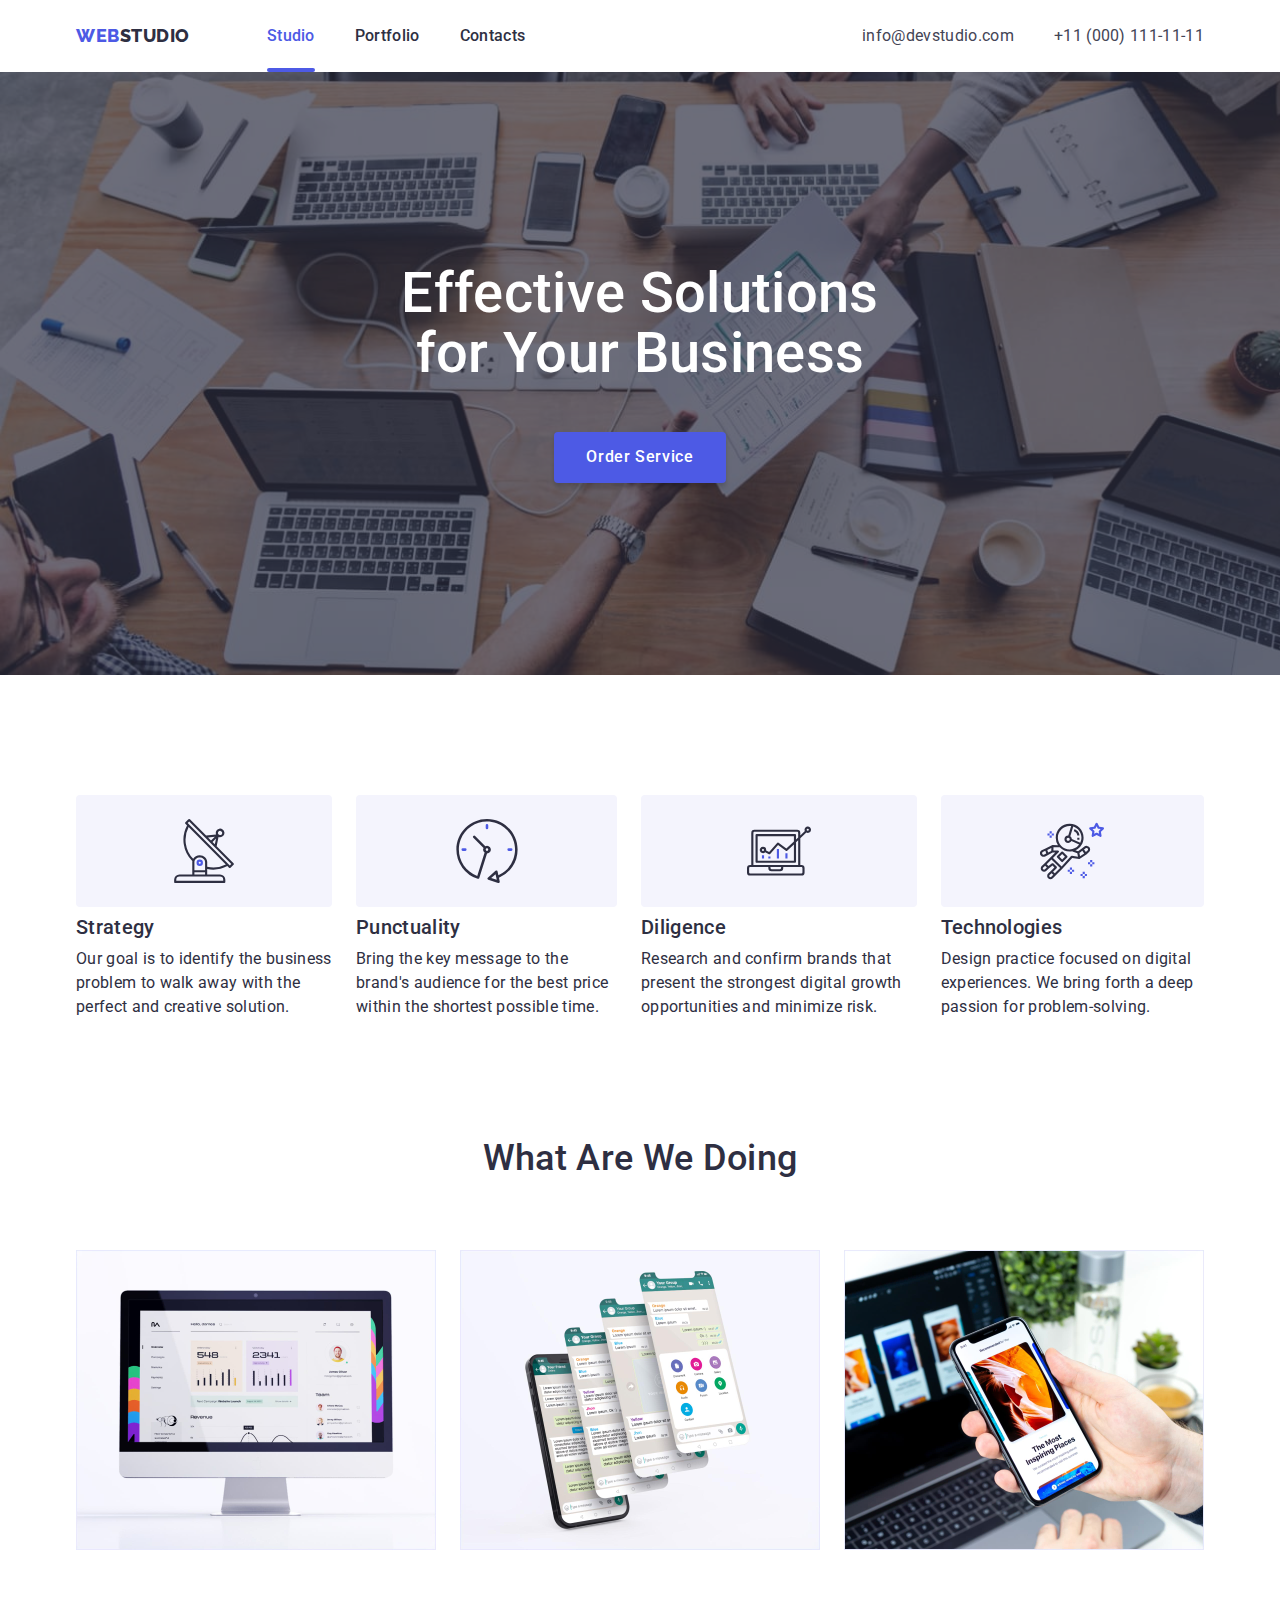
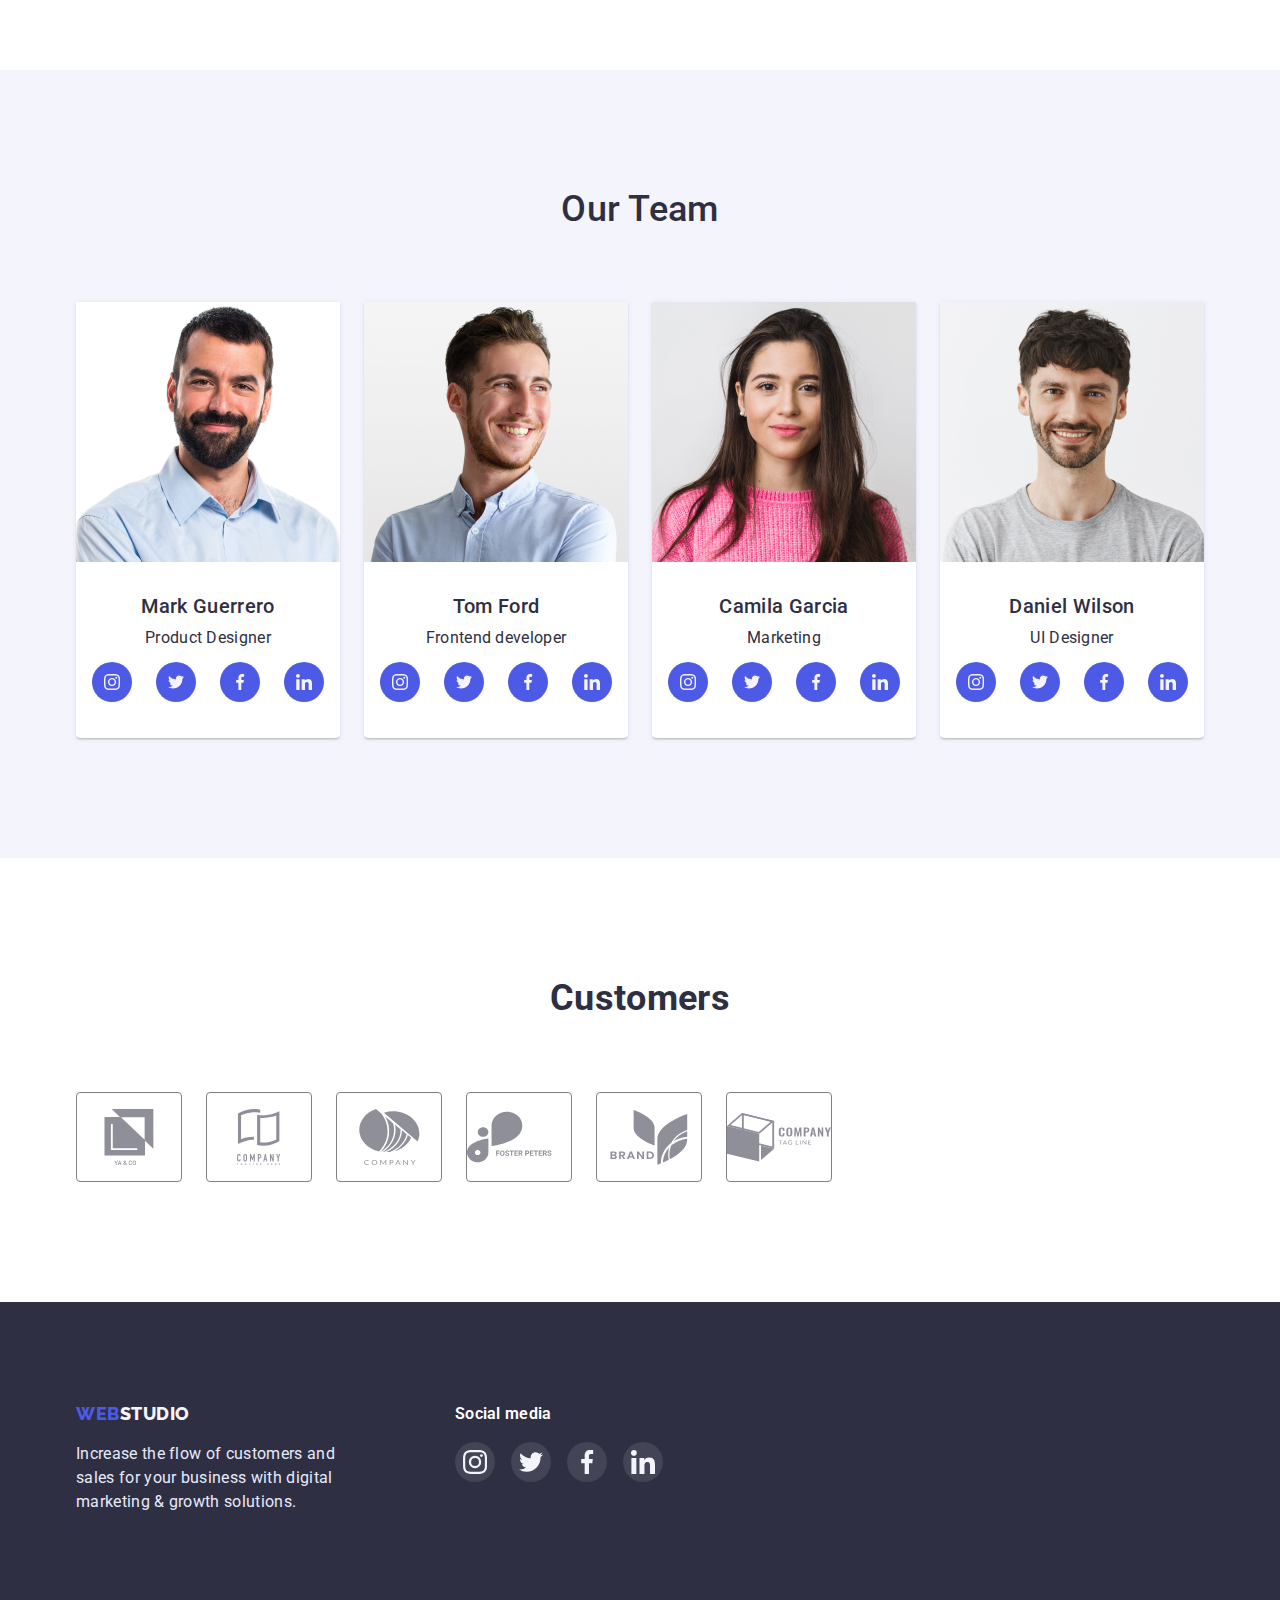
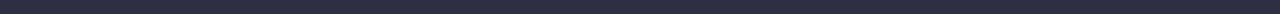
<file: index.html>
<!DOCTYPE html>
<html lang="en">
    <head>
        <meta charset="UTF-8" />
        <meta http-equiv="X-UA-Compatible" content="IE=edge" />
        <meta name="viewport" content="width=device-width, initial-scale=1.0" />
        <link rel="preconnect" href="https://fonts.googleapis.com" />
        <link rel="preconnect" href="https://fonts.gstatic.com" crossorigin />
        <link
            href="https://fonts.googleapis.com/css2?family=Raleway:wght@800&family=Roboto:wght@400;500;700;900&display=swap"
            rel="stylesheet" />
        <link
            rel="stylesheet"
            href="https://cdnjs.cloudflare.com/ajax/libs/modern-normalize/1.1.0/modern-normalize.min.css" />
        <link rel="stylesheet" href="css/styles.css" />
        <title>Document</title>
    </head>
    <body>
        <header class="header">
            <div class="container container-header">
                <nav class="nav-menu">
                    <a class="logo" href="index.html"
                        >WEB<span class="logo-second-part">STUDIO</span></a
                    >
                    <ul class="nav-list">
                        <li class="nav-item">
                            <a class="nav-list-item current current-page" href="index.html"
                                >Studio</a
                            >
                        </li>
                        <li class="nav-item">
                            <a class="nav-list-item" href="portfolio.html">Portfolio</a>
                        </li>
                        <li class="nav-item"><a class="nav-list-item" href="#">Contacts</a></li>
                    </ul>
                </nav>
                <div class="contacts">
                    <a class="email" href="#">info@devstudio.com</a>
                    <a class="number" href="#">+11 (000) 111-11-11</a>
                </div>
            </div>
        </header>
        <main>
            <section class="section">
                <div class="hero-background">
                    <h1 class="solutions">Effective Solutions<br />for Your Business</h1>
                    <button type="button" class="solutions-button" data-modal-open>
                        Order Service
                    </button>
                </div>
            </section>
            <section class="section">
                <div class="container">
                    <ul class="advantages-list">
                        <li class="feature">
                            <div class="feature-background">
                                <svg class="feature-image" width="64" height="64">
                                    <use href="./images/icons.svg#icon-antenna"></use>
                                </svg>
                            </div>
                            <h3 class="feature-header">Strategy</h3>
                            <p class="feature-text">
                                Our goal is to identify the business problem to walk away with the
                                perfect and creative solution.
                            </p>
                        </li>
                        <li class="feature">
                            <div class="feature-background">
                                <svg class="feature-image" width="64" height="64">
                                    <use href="./images/icons.svg#icon-clock"></use>
                                </svg>
                            </div>
                            <h3 class="feature-header">Punctuality</h3>
                            <p class="feature-text">
                                Bring the key message to the brand's audience for the best price
                                within the shortest possible time.
                            </p>
                        </li>
                        <li class="feature">
                            <div class="feature-background">
                                <svg class="feature-image" width="64" height="64">
                                    <use href="./images/icons.svg#icon-diagram"></use>
                                </svg>
                            </div>
                            <h3 class="feature-header">Diligence</h3>
                            <p class="feature-text">
                                Research and confirm brands that present the strongest digital
                                growth opportunities and minimize risk.
                            </p>
                        </li>
                        <li class="feature">
                            <div class="feature-background">
                                <svg class="feature-image" width="64" height="64">
                                    <use href="./images/icons.svg#icon-astronaut"></use>
                                </svg>
                            </div>
                            <h3 class="feature-header">Technologies</h3>
                            <p class="feature-text">
                                Design practice focused on digital experiences. We bring forth a
                                deep passion for problem-solving.
                            </p>
                        </li>
                    </ul>
                </div>
            </section>
            <section class="section">
                <div class="container">
                    <h2 class="products-header">What Are We Doing</h2>
                    <ul class="products-images">
                        <li><img src="images/Rectangle71.jpg" alt="dashboard" width="360px" /></li>
                        <li>
                            <img src="images/Rectangle71-1.jpg" alt="messenger" width="360px" />
                        </li>
                        <li>
                            <img src="images/Rectangle71-2.jpg" alt="mobile-app" width="360px" />
                        </li>
                    </ul>
                </div>
            </section>
            <section class="section">
                <div class="container">
                    <h2 class="team-members-header">Our Team</h2>
                    <ul class="team-cards">
                        <li class="card">
                            <img class="employee" src="images/img.jpg" alt="mark" width="264px" />
                            <div class="card-info">
                                <h3 class="employee-name">Mark Guerrero</h3>
                                <p class="employee-job">Product Designer</p>
                                <div class="employee-social-media">
                                    <a href="" class="social-media-link">
                                        <svg class="social-media-icon" width="16" height="16">
                                            <use href="./images/icons.svg#icon-instagram"></use>
                                        </svg>
                                    </a>
                                    <a href="" class="social-media-link">
                                        <svg class="social-media-icon" width="16" height="16">
                                            <use href="./images/icons.svg#icon-twitter"></use>
                                        </svg>
                                    </a>
                                    <a href="" class="social-media-link">
                                        <svg class="social-media-icon" width="16" height="16">
                                            <use href="./images/icons.svg#icon-facebook"></use>
                                        </svg>
                                    </a>
                                    <a href="" class="social-media-link">
                                        <svg class="social-media-icon" width="16" height="16">
                                            <use href="./images/icons.svg#icon-linkedin"></use>
                                        </svg>
                                    </a>
                                </div>
                            </div>
                        </li>

                        <li class="card">
                            <img class="employee" src="images/img-1.jpg" alt="tom" width="264px" />
                            <div class="card-info">
                                <h3 class="employee-name">Tom Ford</h3>
                                <p class="employee-job">Frontend developer</p>
                                <div class="employee-social-media">
                                    <a href="" class="social-media-link">
                                        <svg class="social-media-icon" width="16" height="16">
                                            <use href="./images/icons.svg#icon-instagram"></use>
                                        </svg>
                                    </a>
                                    <a href="" class="social-media-link">
                                        <svg class="social-media-icon" width="16" height="16">
                                            <use href="./images/icons.svg#icon-twitter"></use>
                                        </svg>
                                    </a>
                                    <a href="" class="social-media-link">
                                        <svg class="social-media-icon" width="16" height="16">
                                            <use href="./images/icons.svg#icon-facebook"></use>
                                        </svg>
                                    </a>
                                    <a href="" class="social-media-link">
                                        <svg class="social-media-icon" width="16" height="16">
                                            <use href="./images/icons.svg#icon-linkedin"></use>
                                        </svg>
                                    </a>
                                </div>
                            </div>
                        </li>

                        <li class="card">
                            <img
                                class="employee"
                                src="images/img-2.jpg"
                                alt="camila"
                                width="264px" />
                            <div class="card-info">
                                <h3 class="employee-name">Camila Garcia</h3>
                                <p class="employee-job">Marketing</p>
                                <div class="employee-social-media">
                                    <a href="" class="social-media-link">
                                        <svg class="social-media-icon" width="16" height="16">
                                            <use href="./images/icons.svg#icon-instagram"></use>
                                        </svg>
                                    </a>
                                    <a href="" class="social-media-link">
                                        <svg class="social-media-icon" width="16" height="16">
                                            <use href="./images/icons.svg#icon-twitter"></use>
                                        </svg>
                                    </a>
                                    <a href="" class="social-media-link">
                                        <svg class="social-media-icon" width="16" height="16">
                                            <use href="./images/icons.svg#icon-facebook"></use>
                                        </svg>
                                    </a>
                                    <a href="" class="social-media-link">
                                        <svg class="social-media-icon" width="16" height="16">
                                            <use href="./images/icons.svg#icon-linkedin"></use>
                                        </svg>
                                    </a>
                                </div>
                            </div>
                        </li>

                        <li class="card">
                            <img
                                class="employee"
                                src="images/img-3.jpg"
                                alt="daniel"
                                width="264px" />
                            <div class="card-info">
                                <h3 class="employee-name">Daniel Wilson</h3>
                                <p class="employee-job">UI Designer</p>
                                <div class="employee-social-media">
                                    <a href="" class="social-media-link">
                                        <svg class="social-media-icon" width="16" height="16">
                                            <use href="./images/icons.svg#icon-instagram"></use>
                                        </svg>
                                    </a>
                                    <a href="" class="social-media-link">
                                        <svg class="social-media-icon" width="16" height="16">
                                            <use href="./images/icons.svg#icon-twitter"></use>
                                        </svg>
                                    </a>
                                    <a href="" class="social-media-link">
                                        <svg class="social-media-icon" width="16" height="16">
                                            <use href="./images/icons.svg#icon-facebook"></use>
                                        </svg>
                                    </a>
                                    <a href="" class="social-media-link">
                                        <svg class="social-media-icon" width="16" height="16">
                                            <use href="./images/icons.svg#icon-linkedin"></use>
                                        </svg>
                                    </a>
                                </div>
                            </div>
                        </li>
                    </ul>
                </div>
            </section>
            <section class="section">
                <div class="container">
                    <h2 class="customers">Customers</h2>
                    <ul class="customers-list">
                        <li class="customers-list-item">
                            <a class="list-item-link" href="#"
                                ><svg class="list-item-icon" width="104" height="56">
                                    <use href="./images/icons.svg#icon-customers-1"></use></svg></a>
                        </li>
                        <li class="customers-list-item">
                            <a class="list-item-link" href="#"
                                ><svg class="list-item-icon" width="104" height="56">
                                    <use href="./images/icons.svg#icon-customers-2"></use></svg></a>
                        </li>
                        <li class="customers-list-item">
                            <a class="list-item-link" href="#"
                                ><svg class="list-item-icon" width="104" height="56">
                                    <use href="./images/icons.svg#icon-customers-3"></use></svg></a>
                        </li>
                        <li class="customers-list-item">
                            <a class="list-item-link" href="#"
                                ><svg class="list-item-icon" width="104" height="56">
                                    <use href="./images/icons.svg#icon-customers-4"></use></svg></a>
                        </li>
                        <li class="customers-list-item">
                            <a class="list-item-link" href="#"
                                ><svg class="list-item-icon" width="104" height="56">
                                    <use href="./images/icons.svg#icon-customers-5"></use></svg></a>
                        </li>
                        <li class="customers-list-item">
                            <a class="list-item-link" href="#"
                                ><svg class="list-item-icon" width="104" height="56">
                                    <use href="./images/icons.svg#icon-customers-6"></use></svg></a>
                        </li>
                    </ul>
                </div>
            </section>
        </main>
        <footer class="footer">
            <div class="container footer-container">
                <div class="footer-content">
                    <a class="logo footer-logo" href="index.html"
                        >WEB<span class="footer-logo-second-part">STUDIO</span></a
                    >
                    <p class="footer-text">
                        Increase the flow of customers and<br />sales for your business with
                        digital<br />marketing & growth solutions.
                    </p>
                </div>
                <div class="footer-social-media">
                    <p class="footer-social-media-header">Social media</p>
                    <ul class="footer-list">
                        <li class="footer-list-item">
                            <a href="" class="footer-social-media-link">
                                <svg class="social-media-icon" width="24" height="24">
                                    <use href="./images/icons.svg#icon-instagram"></use>
                                </svg>
                            </a>
                        </li>
                        <li class="footer-list-item">
                            <a href="" class="footer-social-media-link">
                                <svg class="social-media-icon" width="24" height="24">
                                    <use href="./images/icons.svg#icon-twitter"></use>
                                </svg>
                            </a>
                        </li>
                        <li class="footer-list-item">
                            <a href="" class="footer-social-media-link">
                                <svg class="social-media-icon" width="24" height="24">
                                    <use href="./images/icons.svg#icon-facebook"></use>
                                </svg>
                            </a>
                        </li>
                        <li class="footer-list-item">
                            <a href="" class="footer-social-media-link">
                                <svg class="social-media-icon" width="24" height="24">
                                    <use href="./images/icons.svg#icon-linkedin"></use>
                                </svg>
                            </a>
                        </li>
                    </ul>
                </div>
            </div>
        </footer>
        <div class="backdrop is-hidden" data-modal>
            <div class="modal">
                <button class="close-button" data-modal-close>
                    <svg class="close" width="8" height="8">
                        <use class="close-icon" href="./images/icons.svg#icon-close-black"></use>
                    </svg>
                </button>
            </div>
        </div>
        <script src="./js/modal.js"></script>
    </body>
</html>
</file>
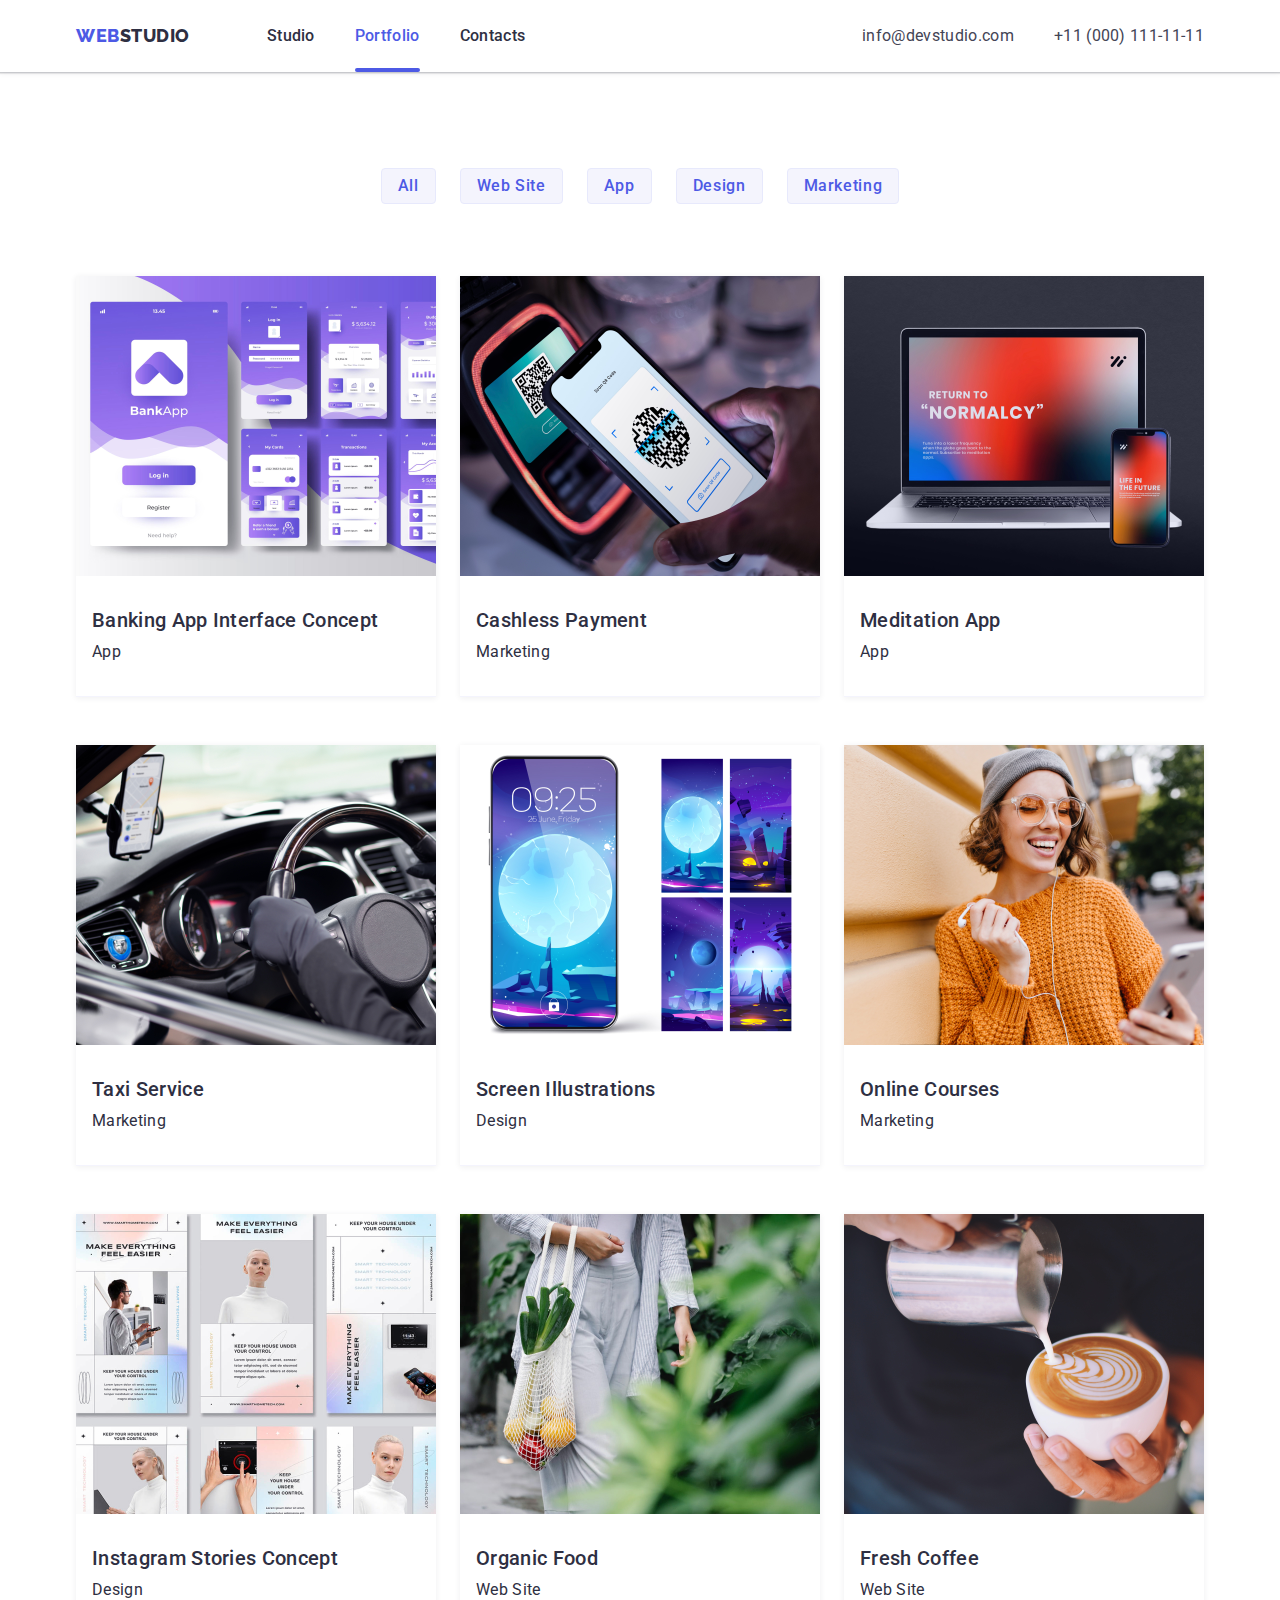
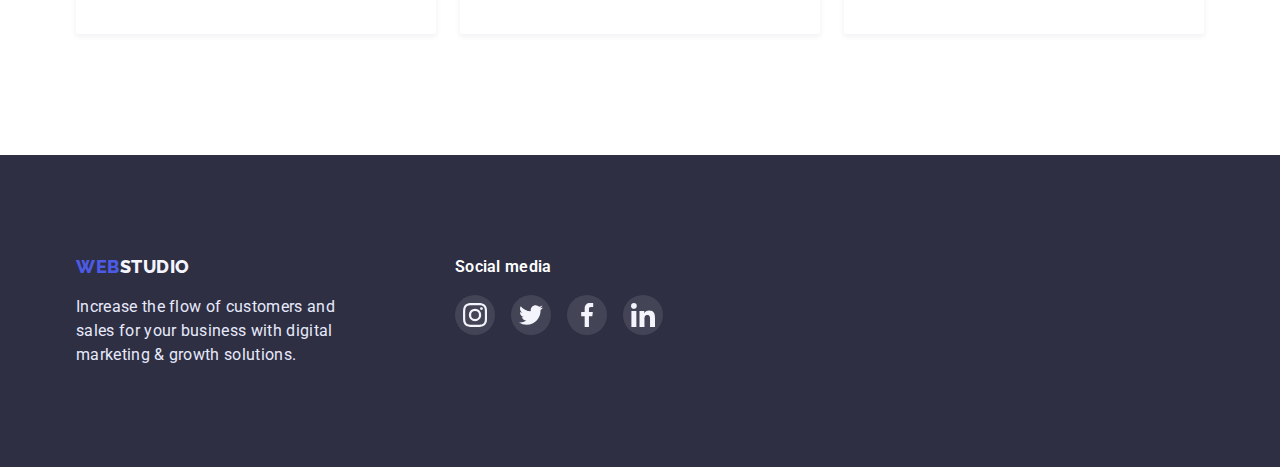
<file: portfolio.html>
<!DOCTYPE html>
<html lang="en">
    <head>
        <meta charset="UTF-8" />
        <meta http-equiv="X-UA-Compatible" content="IE=edge" />
        <meta name="viewport" content="width=device-width, initial-scale=1.0" />
        <link rel="preconnect" href="https://fonts.googleapis.com" />
        <link rel="preconnect" href="https://fonts.gstatic.com" crossorigin />
        <link
            href="https://fonts.googleapis.com/css2?family=Raleway:wght@800&family=Roboto:wght@400;500;700;900&display=swap"
            rel="stylesheet" />
        <link
            rel="stylesheet"
            href="https://cdnjs.cloudflare.com/ajax/libs/modern-normalize/1.1.0/modern-normalize.min.css" />
        <link rel="stylesheet" href="css/styles.css" />
        <title>Document</title>
    </head>
    <body>
        <header class="header">
            <div class="container container-header">
                <nav class="nav-menu">
                    <a class="logo" href="index.html">
                        WEB<span class="logo-second-part">STUDIO</span></a
                    >
                    <ul class="nav-list">
                        <li class="nav-item">
                            <a class="nav-list-item" href="index.html">Studio</a>
                        </li>
                        <li class="nav-item">
                            <a class="nav-list-item current current-page" href="portfolio.html"
                                >Portfolio</a
                            >
                        </li>
                        <li class="nav-item"><a class="nav-list-item" href="#">Contacts</a></li>
                    </ul>
                </nav>
                <div class="contacts">
                    <a class="email" href="#">info@devstudio.com</a>
                    <a class="number" href="#">+11 (000) 111-11-11</a>
                </div>
            </div>
        </header>
        <main>
            <section class="section-portfolio-projects">
                <div class="container">
                    <ul class="portfolio-buttons-list">
                        <li class="portfolio-button">
                            <button class="portfolio-button-button" type="button">All</button>
                        </li>
                        <li class="portfolio-button">
                            <button class="portfolio-button-button" type="button">Web Site</button>
                        </li>
                        <li class="portfolio-button">
                            <button class="portfolio-button-button" type="button">App</button>
                        </li>
                        <li class="portfolio-button">
                            <button class="portfolio-button-button" type="button">Design</button>
                        </li>
                        <li class="portfolio-button">
                            <button class="portfolio-button-button" type="button">Marketing</button>
                        </li>
                    </ul>
                    <ul class="portfolio-projects-rows">
                        <li class="project-card">
                            <a href="" class="project-card-link">
                                <div class="image-wrapper">
                                    <img
                                        class="card-image"
                                        src="images/banking-app.jpg"
                                        alt="meditaion-app"
                                        width="360px" />
                                    <div class="card-img-background">
                                        <p>
                                            14 Stylish and User-Friendly App Design Concepts · Task
                                            Manager App · Calorie Tracker App · Exotic Fruit
                                            Ecommerce App · Cloud Storage App
                                        </p>
                                    </div>
                                </div>
                                <div class="card-content">
                                    <h3 class="card-content-header">
                                        Banking App Interface Concept
                                    </h3>
                                    <p class="card-content-description">App</p>
                                </div>
                            </a>
                        </li>
                        <li class="project-card" id="project-cashless-payment">
                            <a href="" class="project-card-link">
                                <div class="image-wrapper">
                                    <img
                                        class="card-image"
                                        src="images/cashless-app.jpeg"
                                        alt="meditaion-app"
                                        width="360px" />
                                    <div class="card-img-background">
                                        <p>
                                            14 Stylish and User-Friendly App Design Concepts · Task
                                            Manager App · Calorie Tracker App · Exotic Fruit
                                            Ecommerce App · Cloud Storage App
                                        </p>
                                    </div>
                                </div>
                                <div class="card-content">
                                    <h3 class="card-content-header">Cashless Payment</h3>
                                    <p class="card-content-description">Marketing</p>
                                </div>
                            </a>
                        </li>
                        <li class="project-card">
                            <a href="" class="project-card-link">
                                <div class="image-wrapper">
                                    <img
                                        class="card-image"
                                        src="images/meditaion-app.jpg"
                                        alt="meditaion-app"
                                        width="360px" />
                                    <div class="card-img-background">
                                        <p>
                                            14 Stylish and User-Friendly App Design Concepts · Task
                                            Manager App · Calorie Tracker App · Exotic Fruit
                                            Ecommerce App · Cloud Storage App
                                        </p>
                                    </div>
                                </div>
                                <div class="card-content">
                                    <h3 class="card-content-header">Meditation App</h3>
                                    <p class="card-content-description">App</p>
                                </div>
                            </a>
                        </li>
                        <li class="project-card">
                            <a href="" class="project-card-link">
                                <div class="image-wrapper">
                                    <img
                                        class="card-image"
                                        src="images/taxi-service.jpg"
                                        alt="meditaion-app"
                                        width="360px" />
                                    <div class="card-img-background">
                                        <p>
                                            14 Stylish and User-Friendly App Design Concepts · Task
                                            Manager App · Calorie Tracker App · Exotic Fruit
                                            Ecommerce App · Cloud Storage App
                                        </p>
                                    </div>
                                </div>
                                <div class="card-content">
                                    <h3 class="card-content-header">Taxi Service</h3>
                                    <p class="card-content-description">Marketing</p>
                                </div>
                            </a>
                        </li>
                        <li class="project-card">
                            <a href="" class="project-card-link">
                                <div class="image-wrapper">
                                    <img
                                        class="card-image"
                                        src="images/screen-illustrations.jpg"
                                        alt="meditaion-app"
                                        width="360px" />
                                    <div class="card-img-background">
                                        <p>
                                            14 Stylish and User-Friendly App Design Concepts · Task
                                            Manager App · Calorie Tracker App · Exotic Fruit
                                            Ecommerce App · Cloud Storage App
                                        </p>
                                    </div>
                                </div>
                                <div class="card-content">
                                    <h3 class="card-content-header">Screen Illustrations</h3>
                                    <p class="card-content-description">Design</p>
                                </div>
                            </a>
                        </li>
                        <li class="project-card">
                            <a href="" class="project-card-link">
                                <div class="image-wrapper">
                                    <img
                                        class="card-image"
                                        src="images/online-cources.jpg"
                                        alt="meditaion-app"
                                        width="360px" />
                                    <div class="card-img-background">
                                        <p>
                                            14 Stylish and User-Friendly App Design Concepts · Task
                                            Manager App · Calorie Tracker App · Exotic Fruit
                                            Ecommerce App · Cloud Storage App
                                        </p>
                                    </div>
                                </div>
                                <div class="card-content">
                                    <h3 class="card-content-header">Online Courses</h3>
                                    <p class="card-content-description">Marketing</p>
                                </div>
                            </a>
                        </li>
                        <li class="project-card">
                            <a href="" class="project-card-link">
                                <div class="image-wrapper">
                                    <img
                                        class="card-image"
                                        src="images/instastories-concept.jpg"
                                        alt="meditaion-app"
                                        width="360px" />
                                    <div class="card-img-background">
                                        <p>
                                            14 Stylish and User-Friendly App Design Concepts · Task
                                            Manager App · Calorie Tracker App · Exotic Fruit
                                            Ecommerce App · Cloud Storage App
                                        </p>
                                    </div>
                                </div>
                                <div class="card-content">
                                    <h3 class="card-content-header">Instagram Stories Concept</h3>
                                    <p class="card-content-description">Design</p>
                                </div>
                            </a>
                        </li>
                        <li class="project-card">
                            <a href="" class="project-card-link">
                                <div class="image-wrapper">
                                    <img
                                        class="card-image"
                                        src="images/organic-food.jpg"
                                        alt="meditaion-app"
                                        width="360px" />
                                    <div class="card-img-background">
                                        <p>
                                            14 Stylish and User-Friendly App Design Concepts · Task
                                            Manager App · Calorie Tracker App · Exotic Fruit
                                            Ecommerce App · Cloud Storage App
                                        </p>
                                    </div>
                                </div>
                                <div class="card-content">
                                    <h3 class="card-content-header">Organic Food</h3>
                                    <p class="card-content-description">Web Site</p>
                                </div>
                            </a>
                        </li>
                        <li class="project-card">
                            <a href="" class="project-card-link">
                                <div class="image-wrapper">
                                    <img
                                        class="card-image"
                                        src="images/fresh-coffee.jpg"
                                        alt="meditaion-app"
                                        width="360px" />
                                    <div class="card-img-background">
                                        <p>
                                            14 Stylish and User-Friendly App Design Concepts · Task
                                            Manager App · Calorie Tracker App · Exotic Fruit
                                            Ecommerce App · Cloud Storage App
                                        </p>
                                    </div>
                                </div>
                                <div class="card-content">
                                    <h3 class="card-content-header">Fresh Coffee</h3>
                                    <p class="card-content-description">Web Site</p>
                                </div>
                            </a>
                        </li>
                    </ul>
                </div>
            </section>
        </main>
        <footer class="footer">
            <div class="container footer-container">
                <div class="footer-content">
                    <a class="logo footer-logo" href="index.html"
                        >WEB<span class="footer-logo-second-part">STUDIO</span></a
                    >
                    <p class="footer-text">
                        Increase the flow of customers and<br />sales for your business with
                        digital<br />marketing & growth solutions.
                    </p>
                </div>
                <div class="footer-social-media">
                    <p class="footer-social-media-header">Social media</p>
                    <ul class="footer-list">
                        <li class="footer-list-item">
                            <a href="" class="footer-social-media-link">
                                <svg class="social-media-icon" width="24" height="24">
                                    <use href="./images/icons.svg#icon-instagram"></use>
                                </svg>
                            </a>
                        </li>
                        <li class="footer-list-item">
                            <a href="" class="footer-social-media-link">
                                <svg class="social-media-icon" width="24" height="24">
                                    <use href="./images/icons.svg#icon-twitter"></use>
                                </svg>
                            </a>
                        </li>
                        <li class="footer-list-item">
                            <a href="" class="footer-social-media-link">
                                <svg class="social-media-icon" width="24" height="24">
                                    <use href="./images/icons.svg#icon-facebook"></use>
                                </svg>
                            </a>
                        </li>
                        <li class="footer-list-item">
                            <a href="" class="footer-social-media-link">
                                <svg class="social-media-icon" width="24" height="24">
                                    <use href="./images/icons.svg#icon-linkedin"></use>
                                </svg>
                            </a>
                        </li>
                    </ul>
                </div>
            </div>
        </footer>
    </body>
</html>
</file>
<file: css/styles.css>
:root {
    --iris: #4D5AE5;
    --navy-blue: #2E2F42;
    --slate: #434455;
    --cornflower: #E7E9FC;
    --cloud: #F4F4FD;
    --white: #FFFFFF;
    --green: #31D0AA;

}

body {
    font-family: 'Roboto', sans-serif;
    letter-spacing: 0.02em;
    font-weight: 400;
    font-size: 16px;
    line-height: 1.5;
    color: var(--navy-blue);
}
 
ul {
    list-style: none;
    padding: 0;
    margin: 0;
}

h1, 
h2, 
h3, 
p {
    margin: 0;
}

img, svg {
    display: block;
}

.container {

    width: 1158px;
    margin-right: auto;
    margin-left: auto;
    padding-right: 15px;
    padding-left: 15px;
}

.container-header {
    display: flex;
    justify-content: space-between;
    align-items: center;

}

.nav-menu {
    display: flex;

    font-weight: 500;
}

.nav-list {
    display: flex;
    align-items: center;
    gap: 40px;
}

.logo {
    margin-right: 77px;
    padding-top: 24px;
    padding-bottom: 24px;

    color: var(--iris);
    font-family: 'Raleway';
    font-size: 18px;
    font-weight: 800;
    line-height: 1.33;
    letter-spacing: 0.03em;
}

.logo-second-part {
    color: var(--navy-blue);
}

.contacts {
    display: flex;
    gap: 40px;
    color: var(--slate);
}

.nav-list-item {
    display: block;
    padding-top: 24px;
    padding-bottom: 24px;
    transition: color 250ms cubic-bezier(0.4, 0, 0.2, 1);
}

.products-header {
    margin-bottom: 72px;

    font-weight: 500;
    font-size: 36px;
    line-height: 1.11;
    text-align: center;
}

.products-images {
    display: flex;
    gap: 24px;
}

.team-members-header {
    margin-bottom: 72px;

    font-weight: 500;
    font-size: 36px;
    line-height: 1.11;
    text-align: center;
}

.feature-header {
    margin-top: 8px;
    margin-bottom: 8px;

    font-weight: 500;
    font-size: 20px;
    line-height: 1.2;
}
.employee-name {
    font-weight: 500;
    font-size: 20px;
    line-height: 1.2;
}

a, button {
    font-family: inherit;
    text-decoration: none;
    font-size: inherit;
    color: inherit;
}

button {
    font-weight: 500;
    letter-spacing: 0.04em;
    cursor: pointer;
}

.nav-list-item:hover, .nav-list-item:focus {
    color: var(--iris);
}

.nav-list-item:active {
    color: var(--iris);
}

.email, .number {
    transition: color 250ms cubic-bezier(0.4, 0, 0.2, 1);
}

.email:hover, .email:focus,
.number:hover, .number:focus {
    color: var(--iris);
}

.solutions {
    margin-bottom: 48px;

    font-size: 56px;    
    font-weight: 500;    
    line-height: 1.07;
    text-align: center;
    color: var(--white);    
}

.solutions-button {
    display: block;
    padding: 16px 32px;
    margin: 0 auto;
    

    line-height: 1.17;
    color: var(--white);
    background: var(--iris);
    border: 0px;
    box-shadow: 0px 4px 4px rgba(0, 0, 0, 0.15);
    border-radius: 4px;
    transition-property: box-shadow, background-color;
    transition-duration: 250ms;
    transition-timing-function: cubic-bezier(0.4, 0, 0.2, 1);
}

.solutions-button:hover, .solutions-button:focus {
    box-shadow: 0px 1px 6px rgba(46, 47, 66, 0.08), 0px 1px 1px rgba(46, 47, 66, 0.16), 0px 2px 1px rgba(46, 47, 66, 0.08);
}

.solutions-button:active {
    background-color: #404BBF;
    box-shadow: 0px 4px 4px rgba(0, 0, 0, 0.15);
}

.section {
    padding-top: 120px;
    padding-bottom: 120px;
}

.section:first-child {
    margin: 0 auto;
    max-width: 1440px;
    padding: 0;
    background-image: url(../images/people-office1.jpg);
    background-size: cover;
}

.hero-background {
    background-color: rgb(46, 47, 66, .7);
    padding-top: 192px;
    padding-bottom: 192px;
}

.section:nth-child(3) {
    padding-top: 0;
}

.advantages-list {
    display: flex;
    gap: 24px;
}

.feature {
    flex-basis: calc((100%-24px*3)/4);
}

.feature-background {
    display: flex;
    justify-content: center;
    align-items: center;
    height: 112px;
    background-color: var(--cloud);
    border-radius: 4px;
}

.section:nth-child(4) {
    background-color: var(--cloud);
}

.team-cards {
    display: flex;
    gap: 24px;
}

.card {
    flex-basis: calc((100%-24px*3)/4);
    text-align: center;
    background-color: #FFFFFF;
    box-shadow: 0px 1px 6px rgba(46, 47, 66, 0.08), 0px 1px 1px rgba(46, 47, 66, 0.16), 0px 2px 1px rgba(46, 47, 66, 0.08);
    border-radius: 0px 0px 4px 4px;
}

.card-info {
    display: flex;
    flex-direction: column;
    justify-content: center;
    align-items: center;
    gap: 8px;
    padding: 32px 16px;
}

.social-media-link {
    padding: 12px;
    border-radius: 50%;
    background-color: var(--iris);
    transition: background-color 250ms cubic-bezier(0.4, 0, 0.2, 1);
}

.employee-social-media {
    padding-top: 4px;
    padding-bottom: 4px;

    display: flex;
    gap: 24px;
}

.social-media-link:hover, .social-media-link:focus {
    background-color: var(--green);
}

.social-media-icon {
    fill: #F4F4FD;
}


.customers {
    margin-bottom: 72px;

    font-size: 36px;
    line-height: 1.16;
    text-align: center;
}

.customers-list {
    display: flex;
    gap: 24px;
}

.customers-list-item {
    flex-basis: calc((100%-24px*5)/6);
    border: 1px solid gray;
    border-radius: 4px;
    transition: border 250ms cubic-bezier(0.4, 0, 0.2, 1);
}

.list-item-link {
    display: block;
    padding-top: 16px;
    padding-bottom: 16px;
}

.customers-list-item:hover, .customers-list-item:focus {
    border: 1px solid var(--iris);
}

.list-item-link:hover .list-item-icon {
    fill: var(--iris);
}

.list-item-link:focus .list-item-icon {
    fill: var(--iris);
}

.list-item-icon {
    margin: auto;
    fill: #8E8F99;
    transition: fill 250ms cubic-bezier(0.4, 0, 0.2, 1);
}

.footer {
    padding-top: 100px;
    padding-bottom: 100px;
    background-color: var(--navy-blue);
}

.footer-container {
    display: flex;
}

.footer-content {
    margin-right: 120px;
}

.footer-logo {
    padding: 0;
}

.logo.footer-logo {
    display: block;
    margin-bottom: 16px;
}

.footer-text {
    color: var(--cornflower);
}

.footer-logo-second-part {
    color: var(--cloud);
}

.footer-list {
    display: flex;
    gap: 16px;
}

.footer-social-media-link {
    display: block;
    padding: 8px;
    background-color: rgba(255, 255, 255, 0.1);
    border-radius: 50%;
    transition: background-color 250ms cubic-bezier(0.4, 0, 0.2, 1);
}

.footer-social-media-header {
    margin-bottom: 16px;
    color: #FFFFFF;
    line-height: 1.5;
    font-weight: 600;
}

.footer-social-media-link:hover, .footer-social-media-link:focus {
    background-color: var(--green);
}

/* portfolio */

.header {
    box-shadow: 0px 2px 1px rgba(46, 47, 66, 0.08), 0px 1px 1px rgba(46, 47, 66, 0.16), 0px 1px 6px rgba(46, 47, 66, 0.08);
}

.section-portfolio-projects {
    padding-top: 96px;
    padding-bottom: 120px;
}

.portfolio-buttons-list {
    display: flex;
    justify-content: center;
    gap: 24px;
    margin-bottom: 72px;
}

.portfolio-button-button {
    padding: 8px 16px;
    color: var(--iris);
    background-color: var(--cloud);
    border: 1px solid var(--cornflower);
    border-radius: 4px;
    transition-property: color, background-color, border, box-shadow;
    transition-duration: 250ms;
    transition-timing-function: cubic-bezier(0.4, 0, 0.2, 1);
}

.portfolio-button-button:hover, .portfolio-button-button:focus {
    color: var(--white);
    background-color: var(--iris);
    border: 1px solid var(--iris);
    box-shadow: 0px 3px 1px rgba(0, 0, 0, 0.1), 0px 2px 1px rgba(0, 0, 0, 0.08), 0px 2px 2px rgba(0, 0, 0, 0.12);
}

.portfolio-projects-rows {
    display: flex;
    flex-wrap: wrap;
    row-gap: 48px;
    column-gap: 24px;
}

.card-content{
    display: flex;
    flex-direction: column;
    gap: 8px;
    padding: 32px 16px;
}

.card-content-header {
    font-weight: 500;
    font-size: 20px;
    line-height: 1.2;
}

.project-card {
    flex-basis: auto;
    background-color: var(--white);
    border-bottom: 0.5px solid #F4F4FD;
    box-shadow: 0px 1px 6px rgba(46, 47, 66, 0.08);
}

.project-card-link {
    display: block;
    transition: box-shadow 250ms cubic-bezier(0.4, 0, 0.2, 1);
}

.project-card-link:hover, .project-card-link:focus {
    box-shadow: 0px 1px 6px rgba(46, 47, 66, 0.08), 0px 1px 1px rgba(46, 47, 66, 0.16), 0px 2px 1px rgba(46, 47, 66, 0.08);
}

/* hw5 */

/* modal */

.backdrop {
    position: fixed;
    top: 0;
    left: 0;
    width: 100%;
    height: 100%;
    background: rgba(46, 47, 66, 0.4);

    opacity: 1;
    transition: opacity 250ms cubic-bezier(0.4, 0, 0.2, 1);
}

.backdrop.is-hidden {
    opacity: 0;
    pointer-events: none;
}

.backdrop.is-hidden .modal {
    transform: translate(-50%, -50%) scale(0.8);
    opacity: 0;

}
.modal {
    position: absolute;
    top: 50%;
    left: 50%;

    opacity: 1;
    transform: translate(-50%, -50%) scale(1);
    transition: transform 250ms cubic-bezier(0.4, 0, 0.2, 1), opacity 250ms cubic-bezier(0.4, 0, 0.2, 1);

    min-width: 408px;
    min-height: 576px;
    padding: 24px;

    background: #FCFCFC;
    box-shadow: 0px 1px 1px rgba(0, 0, 0, 0.14), 0px 1px 3px rgba(0, 0, 0, 0.12), 0px 2px 1px rgba(0, 0, 0, 0.2);
    border-radius: 4px;
}

.close-button {
    display: block;
    margin-left: auto;
    padding: 8px;
    background: #E7E9FC;
    border: 1px solid rgba(0, 0, 0, 0.1);
    border-radius: 50%;
}

.close-button:hover, .close-button:focus{
    box-shadow: 0px 1px 6px rgba(46, 47, 66, 0.08), 0px 1px 1px rgba(46, 47, 66, 0.16), 0px 2px 1px rgba(46, 47, 66, 0.08);
}

/* portfolio projects animation */

.image-wrapper {
    position: relative;
    overflow: hidden;
}

.card-img-background {
    position: absolute;
    left: 0;
    top: 0;
    width: 100%;
    height: 100%;
    padding: 40px 32px;
    
    background-color: #4D5AE5;
    color: var(--cloud);

    transform: translateY(100%);
    opacity: 0;

    transition-property: transform, opacity;
    transition-duration: 250ms;
    transition-timing-function: cubic-bezier(0.4, 0, 0.2, 1);
}

.project-card:hover .card-img-background {
    transform: translateY(0);
    opacity: 0.9;
}

.project-card-link:focus .card-img-background {
    transform: translateY(0);
    opacity: 1;
} 

/* nav-underline */

.nav-list > .nav-item {
    position: relative;
}

.current::after {
    position: absolute;
    content: '';
    bottom: 0;
    left: 0;
    width: 100%;
    height: 4px;

    background-color: var(--iris);
    border-radius: 2px;
}

.current-page {
    color: var(--iris);
}
</file>
